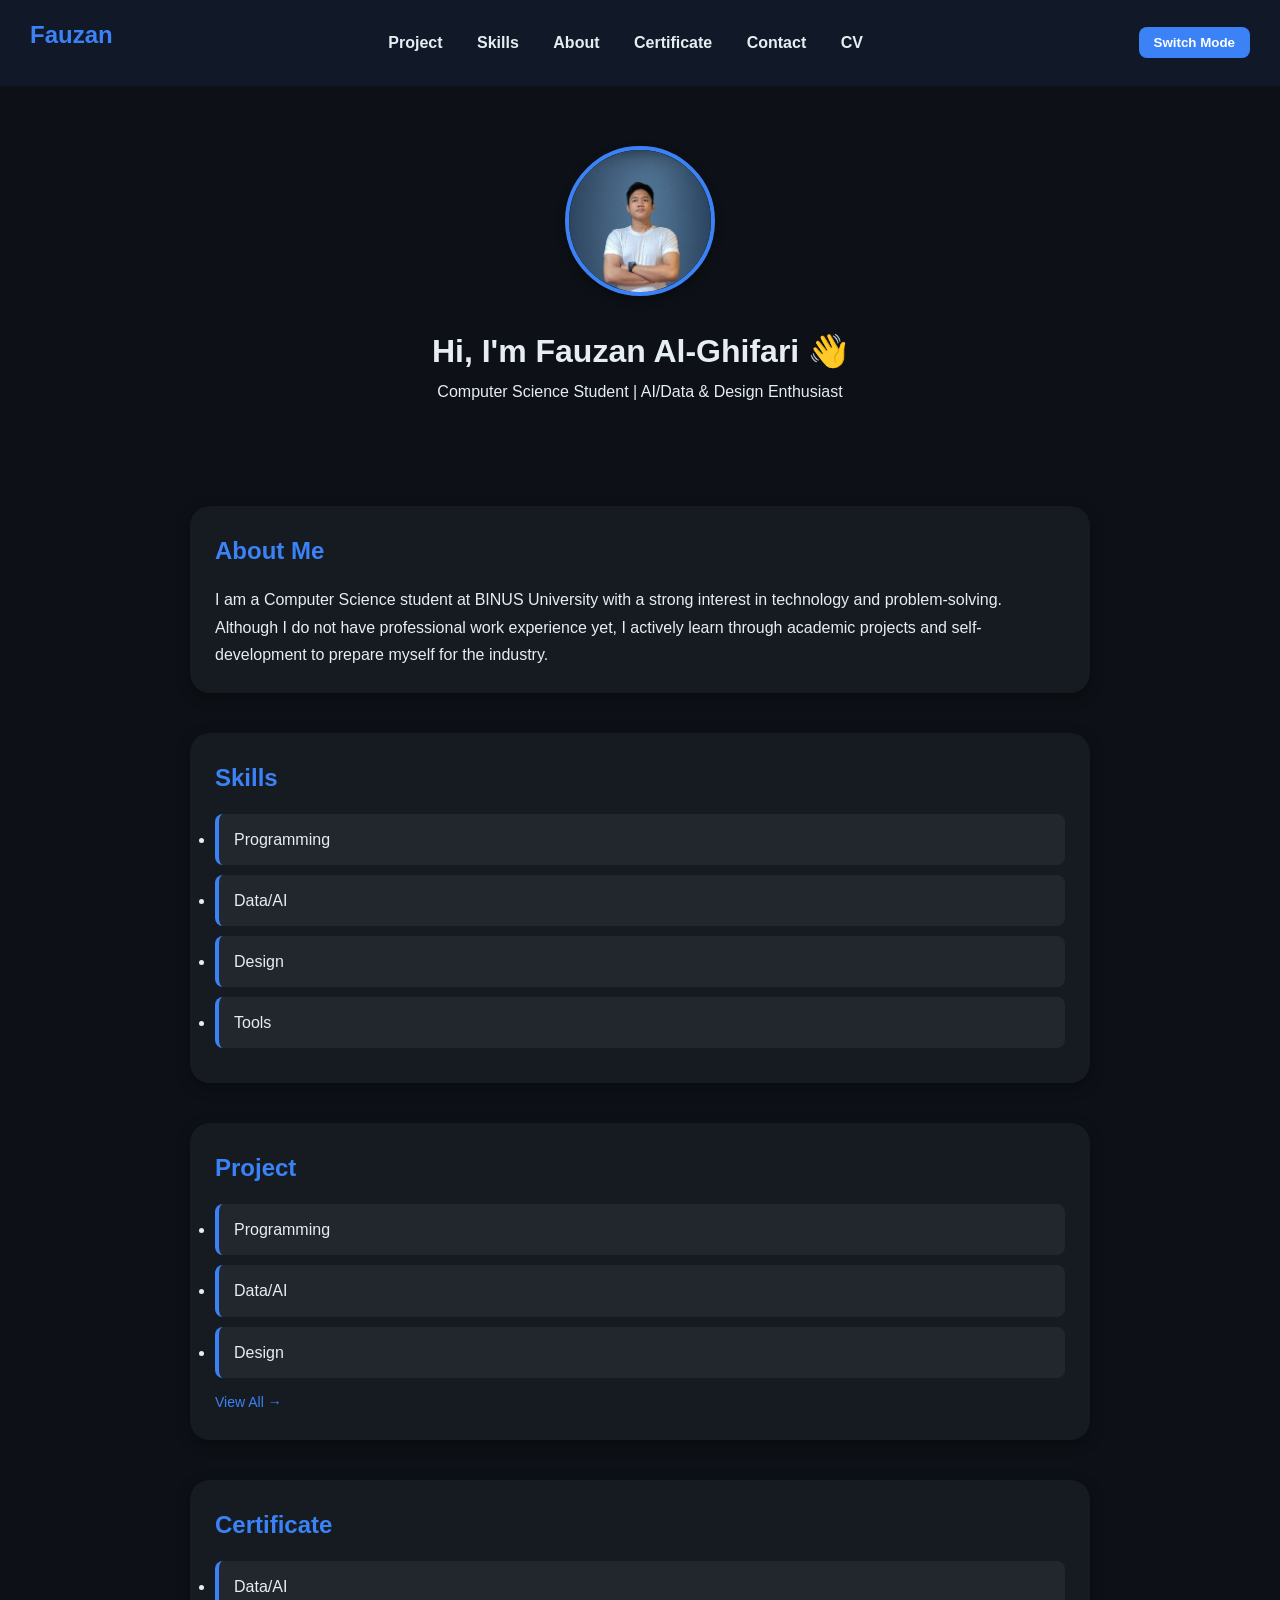
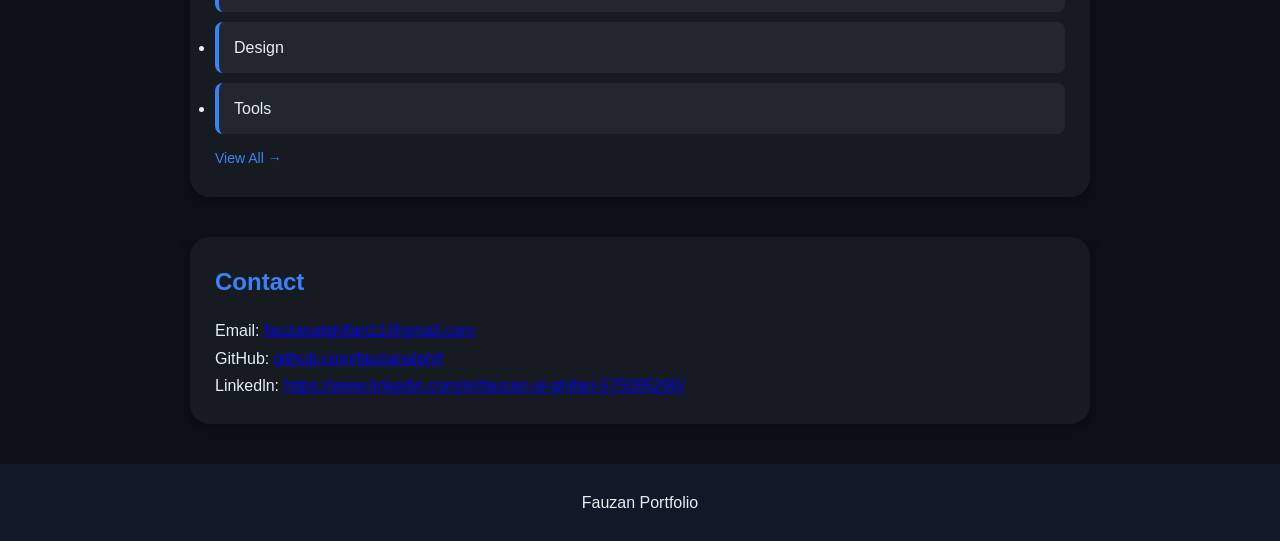
<file: index.html>
<!DOCTYPE html>
<html lang="en">
  <head>
    <meta charset="UTF-8" />
    <meta name="viewport" content="width=device-width, initial-scale=1.0" />
    <title>Fauzan Portfolio</title>
    <link rel="stylesheet" href="style.css" />
    <script defer src="script.js"></script>
  </head>
  <body>
    <!-- NAVBAR -->
    <nav>
      <h2>Fauzan</h2>
      <div class="nav-links">
        <a href="#project">Project</a>
        <a href="#skills">Skills</a>
        <a href="#about">About</a>
        <a href="#certificate">Certificate</a>
        <a href="#contact">Contact</a>
        <a href="Fauzan Al-Ghifari CV.pdf" target="_blank">CV</a>
      </div>
      <button class="toggle-btn">Switch Mode</button>
    </nav>

    <!-- HEADER -->
    <header>
      <img src="profile.png" alt="Profile Photo" />
      <h1>Hi, I'm Fauzan Al-Ghifari 👋</h1>
      <p>Computer Science Student | AI/Data & Design Enthusiast</p>
    </header>
    
    <!-- ABOUT -->
    <section class="section" id="about">
      <h2>About Me</h2>
      <p>
        I am a Computer Science student at BINUS University with a strong interest in technology and problem-solving. Although I do not have professional work experience yet, I actively learn through academic projects and self-development to prepare myself for the industry.
      </p>
    </section>

 <!-- SKILLS -->
    <section class="section" id="skills">
      <h2>Skills</h2>
      <ul>
        <li>Programming</li>
        <li>Data/AI</li>
        <li>Design</li>
        <li>Tools</li>
      </ul>
    </section>
    
    <!-- PROJECT -->
    <section class="section" id="projects">
      <h2>Project</h2>
      <ul>
        <li>Programming</li>
        <li>Data/AI</li>
        <li>Design</li>
      </ul>

      <a href="project.html" class="view-link">View All →</a>
    </section>

    <!-- CERTIFICATE -->
    <section class="section" id="certificate">
      <h2>Certificate</h2>
      <ul>
        <li>Data/AI</li>
        <li>Design</li>
        <li>Tools</li>
      </ul>

      <a href="certificate.html" class="view-link">View All →</a>
    </section>

    <!-- CONTACT -->
    <section class="section" id="contact">
      <h2>Contact</h2>
      <p>
        Email:
        <a href="mailto:fauzanalghifari11@gmail.com"
          >fauzanalghifari11@gmail.com</a>
      </p>
      <p>
        GitHub:
        <a href="https://github.com/fauzanalghif" target="_blank"
          >github.com/fauzanalghif</a>
      </p>
      <p>
        Linkedln:
      <a href="https://www.linkedin.com/in/fauzan-al-ghifari-575085290/" target="_blank"
        >https://www.linkedin.com/in/fauzan-al-ghifari-575085290/</a>
      </p>
    </section>

    <footer>
      <p>Fauzan Portfolio</p>
    </footer>
  </body>
</html>
</file>
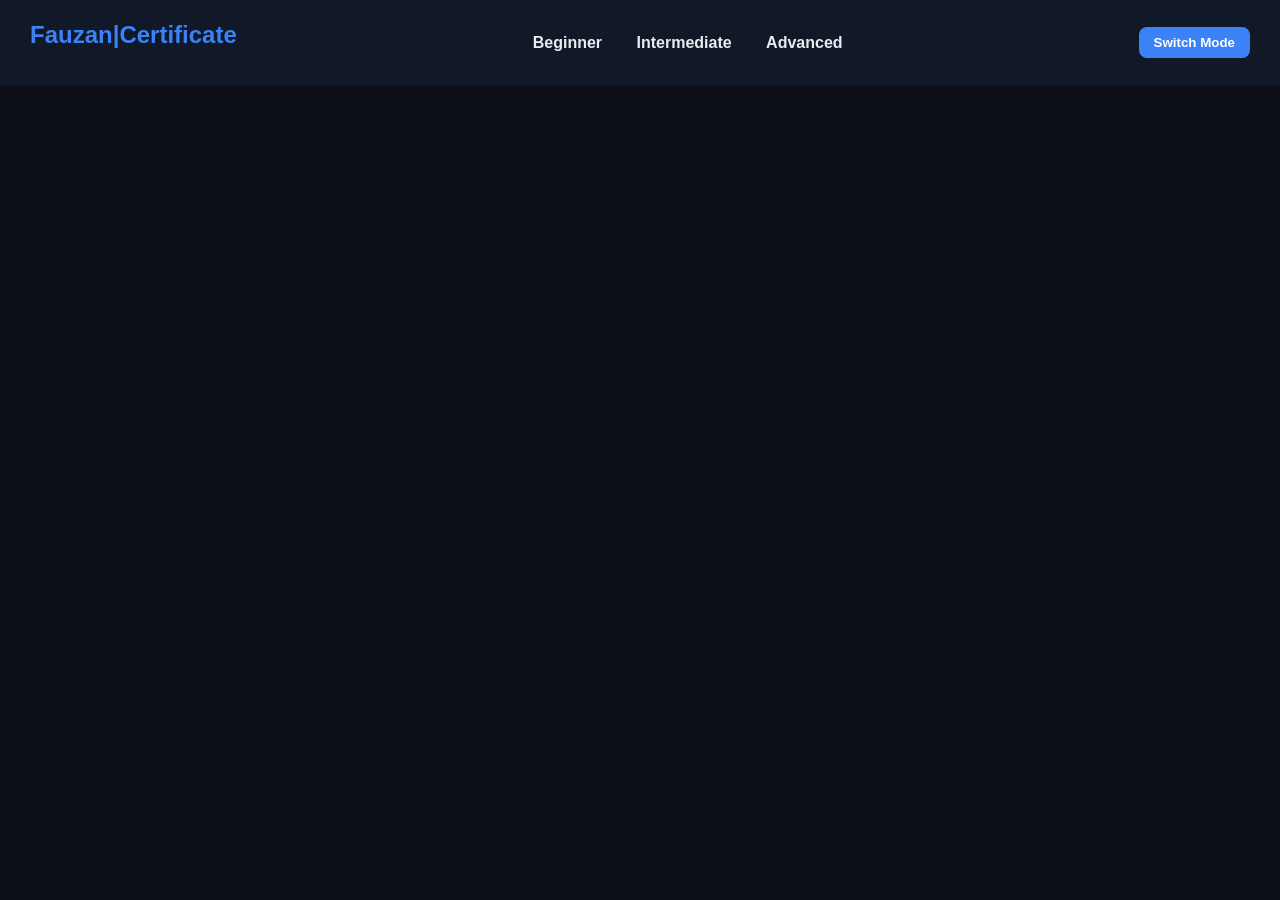
<file: certificate.html>
<!DOCTYPE>
<html lang="en">
  <head>
    <meta charset="UTF-8" />
    <meta name="viewport" content="width=device-width, initial-scale=1.0" />
    <title>Fauzan|Certificate</title>
    <link rel="stylesheet" href="style.css" />
    <script defer src="script.js"></script>
  </head>
  <body>
    <!-- NAVBAR -->
    <nav>
      <h2>Fauzan|Certificate</h2>
      <div class="nav-links">
        <a href="Beginner">Beginner</a>
        <a href="Intermediate">Intermediate</a>
        <a href="Advanced">Advanced</a>
      </div>

      <button class="toggle-btn">Switch Mode</button>
    </nav>
  </body>
</file>
<file: style.css>
/* ===== VARIABLES ===== */
:root {
  --bg: #0d1117;
  --card: #161b22;
  --text: #e6edf3;
  --accent: #3b82f6;
  --nav-bg: #111827;
}

body.light-mode {
  --bg: #f5f7fb;
  --card: #ffffff;
  --text: #1b1f23;
  --accent: #0078d7;
  --nav-bg: #e2e8f0;
}

/* ===== GLOBAL ===== */
* {
  margin: 0;
  padding: 0;
  box-sizing: border-box;
  font-family: "Poppins", sans-serif;
}

body {
  background: var(--bg);
  color: var(--text);
  line-height: 1.7;
  transition: background 0.3s, color 0.3s;
}

/* ===== NAVBAR ===== */
nav {
  background: var(--nav-bg);
  padding: 15px 30px;
  display: flex;
  justify-content: space-between;
  align-items: center;
  position: sticky;
  top: 0;
  z-index: 10;
}

.nav-links a {
  color: var(--text);
  text-decoration: none;
  margin: 0 15px;
  font-weight: 600;
  transition: 0.2s;
}

.nav-links a:hover {
  color: var(--accent);
}

.toggle-btn {
  border: none;
  background: var(--accent);
  color: white;
  padding: 8px 15px;
  border-radius: 8px;
  cursor: pointer;
  font-weight: bold;
}

/* ===== HEADER ===== */
header {
  text-align: center;
  padding: 60px 20px;
}

header img {
  width: 150px;
  height: 150px;
  border-radius: 50%;
  border: 4px solid var(--accent);
  box-shadow: 0 4px 10px rgba(0, 0, 0, 0.4);
  margin-bottom: 20px;
}

/* ===== SECTIONS ===== */
.section {
  max-width: 900px;
  margin: 40px auto;
  padding: 25px;
  background: var(--card);
  border-radius: 20px;
  box-shadow: 0 4px 14px rgba(0, 0, 0, 0.4);
  animation: fadeUp 0.7s ease;
}

h2 {
  margin-bottom: 15px;
  color: var(--accent);
}

/* link style */
.view-link {
  text-decoration: none;
  color: var(--accent);
  font-size: 14px;
}

li {
  background: rgba(255, 255, 255, 0.05);
  margin: 10px 0;
  padding: 12px 15px;
  border-left: 4px solid var(--accent);
  border-radius: 8px;
}

@keyframes fadeUp {
  from {
    opacity: 0;
    transform: translateY(20px);
  }
  to {
    opacity: 1;
    transform: translateY(0);
  }
}

/* ===== FOOTER ===== */
footer {
  text-align: center;
  padding: 25px;
  margin-top: 40px;
  background: var(--nav-bg);
}

/* ===== RESPONSIVE ===== */
@media (max-width: 600px) {
  nav {
    flex-direction: column;
  }
  .nav-links {
    margin-top: 10px;
  }
}
</file>
